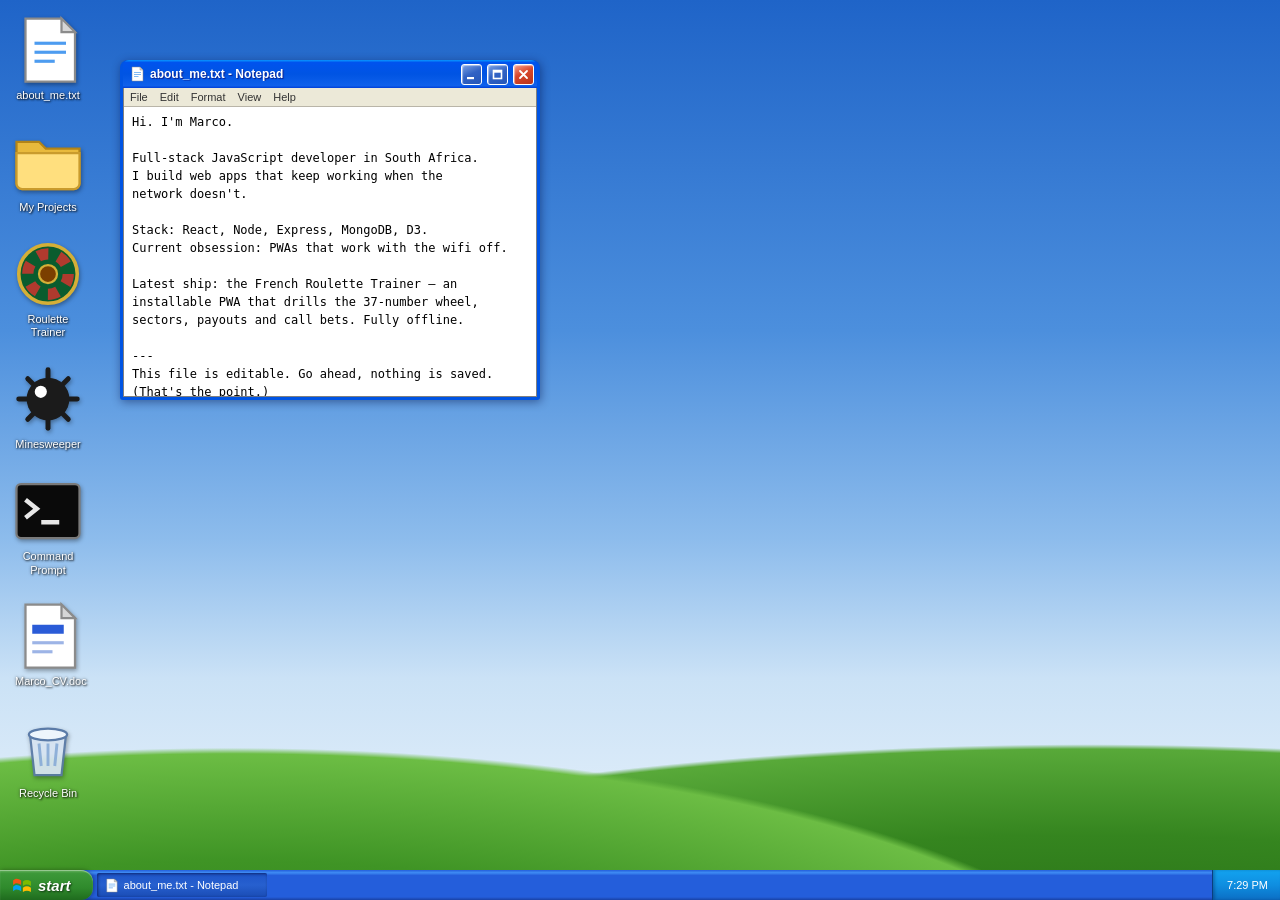
<file: index.html>
<!DOCTYPE html>
<html lang="en">

<head>
  <meta charset="UTF-8">
  <meta name="viewport" content="width=device-width, initial-scale=1">
  <title>Marco Da Silva — Full-stack JavaScript Developer</title>
  <meta name="description" content="Full-stack JavaScript developer in South Africa. React, Node, MongoDB, D3 and offline-first PWAs. Portfolio, projects and contact — served as a Windows XP desktop.">
  <link rel="canonical" href="https://marcodasilva.co.za/">
  <meta property="og:title" content="Marco Da Silva — Full-stack JavaScript Developer">
  <meta property="og:description" content="A portfolio you can drag windows around in. React, Node, D3 and offline-first PWAs.">
  <meta property="og:url" content="https://marcodasilva.co.za/">
  <meta property="og:type" content="website">
  <meta property="og:image" content="https://marcodasilva.co.za/img/og-desktop.png">
  <meta property="og:image:width" content="1200">
  <meta property="og:image:height" content="630">
  <meta name="twitter:card" content="summary_large_image">
  <link rel="icon" href="/favicon.svg" type="image/svg+xml">
  <link rel="manifest" href="/manifest.json">
  <meta name="theme-color" content="#0054e3">
  <link rel="stylesheet" href="/css/xp.css">
  <script type="application/ld+json">
  {
    "@context": "https://schema.org",
    "@type": "Person",
    "name": "Marco Da Silva",
    "jobTitle": "Full-stack JavaScript Developer",
    "url": "https://marcodasilva.co.za/",
    "email": "mailto:marco@marcodasilva.co.za",
    "address": { "@type": "PostalAddress", "addressCountry": "ZA" },
    "sameAs": [
      "https://github.com/marcodsman",
      "https://www.codewars.com/users/marcodsman"
    ],
    "knowsAbout": ["JavaScript", "React", "Node.js", "MongoDB", "D3.js", "Progressive Web Apps"]
  }
  </script>
</head>

<body>

  <!-- Semantic fallback: search engines, screen readers, and no-JS visitors.
       Keep this small and hand-maintained; the desktop renders from /content/content.json. -->
  <section class="visually-hidden">
    <h1>Marco Da Silva — Full-stack JavaScript Developer</h1>
    <p>I build web apps that keep working when the network doesn't. React and Node on top,
       service workers underneath. Based in South Africa.</p>
    <ul>
      <li><a href="/roulette-trainer/">French Roulette Trainer — offline-first PWA</a></li>
      <li><a href="/classic/">Classic portfolio (2018) with all projects and certifications</a></li>
      <li><a href="https://github.com/marcodsman">GitHub: marcodsman</a></li>
      <li><a href="mailto:marco@marcodasilva.co.za">marco@marcodasilva.co.za</a></li>
    </ul>
  </section>
  <noscript>
    <p style="font-family:sans-serif;padding:1rem">
      This portfolio is an interactive Windows XP desktop and needs JavaScript.
      Without it, try the <a href="/classic/">classic version</a> or email
      <a href="mailto:marco@marcodasilva.co.za">marco@marcodasilva.co.za</a>.
    </p>
  </noscript>

  <div id="screen" aria-label="Windows XP style desktop">
    <div id="desktop">
      <div id="icons"></div>
    </div>

    <div id="start-menu" role="menu">
      <div class="sm-head"><div class="avatar">M</div><div>Marco Da Silva</div></div>
      <div class="sm-cols">
        <div class="sm-left" id="sm-left"></div>
        <div class="sm-right" id="sm-right"></div>
      </div>
      <div class="sm-foot">
        <button id="turn-off">
          <span class="off"><svg viewBox="0 0 12 12"><path d="M6 1v4" stroke="#fff" stroke-width="1.6" fill="none"/><path d="M3 3a4.2 4.2 0 1 0 6 0" stroke="#fff" stroke-width="1.6" fill="none"/></svg></span>
          Turn Off Computer
        </button>
      </div>
    </div>

    <div id="taskbar">
      <button id="start-btn">
        <svg class="flag" viewBox="0 0 22 18" aria-hidden="true">
          <path d="M1 4 C4 1,7 2,10 4 L10 9 C7 7,4 6,1 9 Z" fill="#f65314"/>
          <path d="M12 5 C15 3,18 3,21 5 L21 10 C18 8,15 8,12 10 Z" fill="#7cbb00"/>
          <path d="M1 11 C4 8,7 9,10 11 L10 16 C7 14,4 13,1 16 Z" fill="#00a1f1"/>
          <path d="M12 12 C15 10,18 10,21 12 L21 17 C18 15,15 15,12 17 Z" fill="#ffbb00"/>
        </svg>
        start
      </button>
      <div id="task-buttons"></div>
      <div id="tray"><span id="clock">--:--</span></div>
    </div>

    <div id="shutdown">
      <div>
        <h1>It is now safe to hire Marco.</h1>
        <p>marco@marcodasilva.co.za</p>
        <button id="restart">Restart</button>
      </div>
    </div>
  </div>

  <script defer src="/js/icons.js"></script>
  <script defer src="/js/minesweeper.js"></script>
  <script defer src="/js/apps.js"></script>
  <script defer src="/js/wm.js"></script>
</body>

</html>
</file>
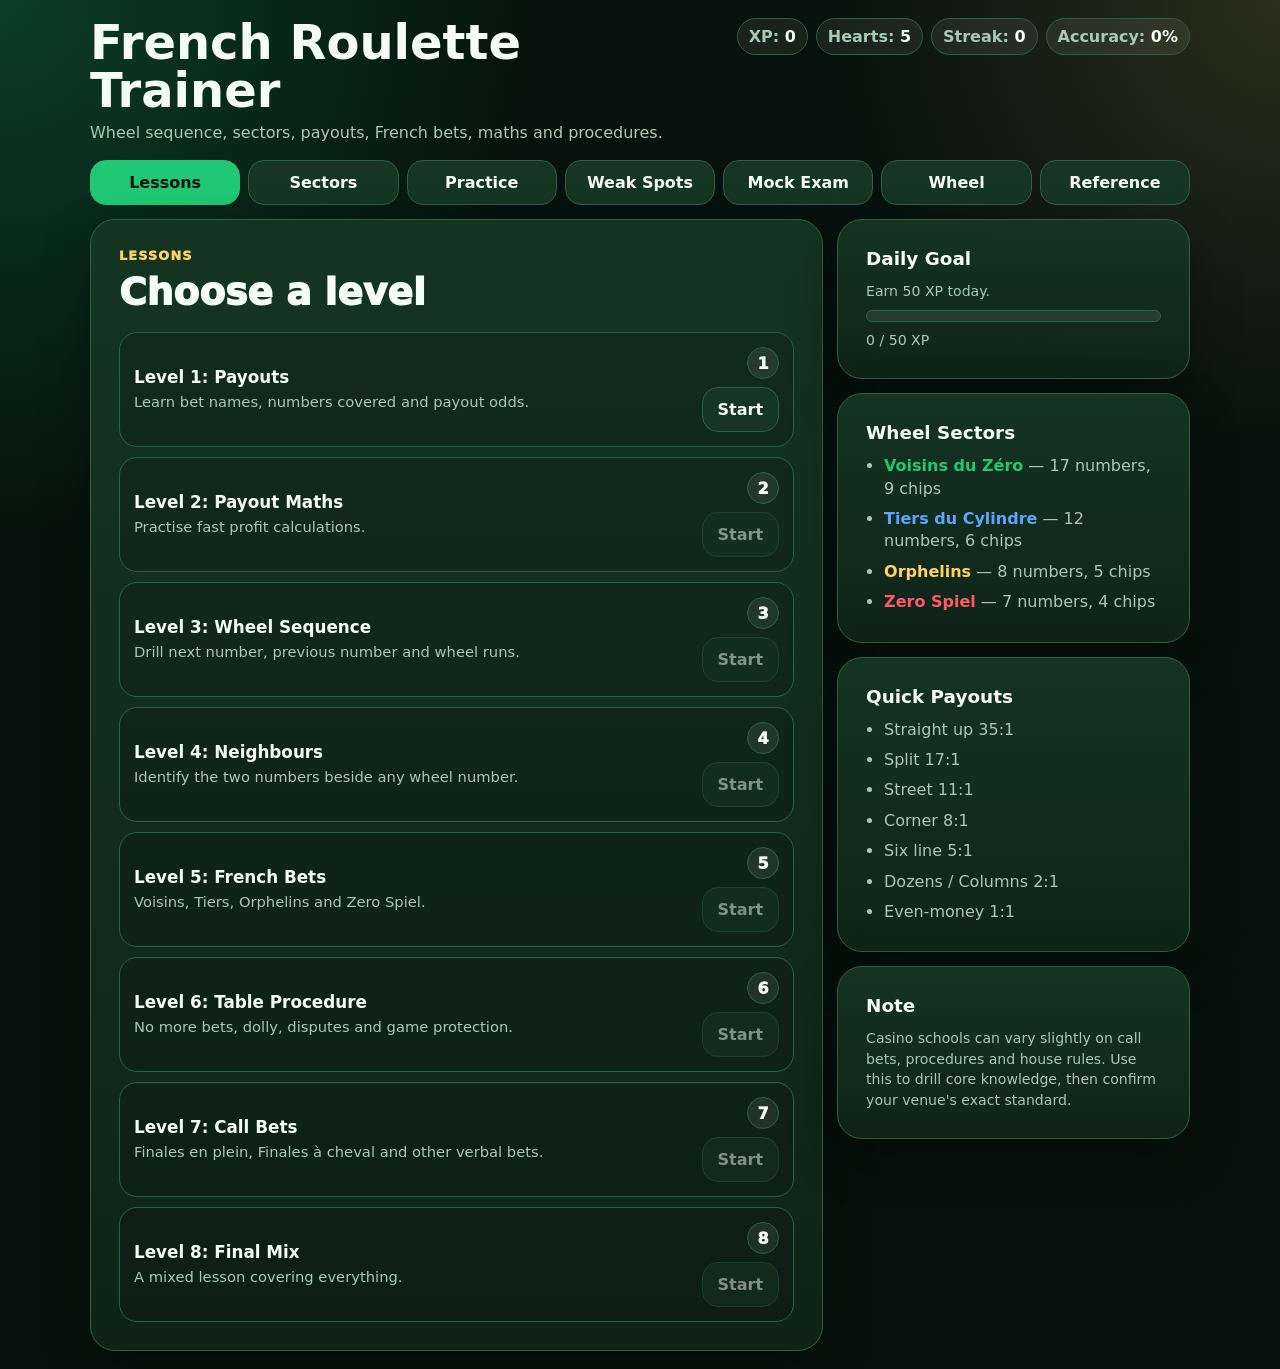
<file: roulette-trainer/index.html>
<!doctype html>
<html lang="en">
  <head>
    <meta charset="utf-8" />
    <meta name="viewport" content="width=device-width, initial-scale=1" />
    <title>French Roulette Trainer</title>
    <link rel="manifest" href="manifest.json" />
    <link rel="icon" href="icons/icon.svg" />
    <meta name="theme-color" content="#20c875" />
    <style>
      :root {
        --bg: #06120d;
        --panel: #102419;
        --panel2: #163522;
        --text: #f4fff8;
        --muted: #a9c8b6;
        --green: #20c875;
        --green2: #0fa864;
        --red: #ff5a68;
        --gold: #ffd166;
        --blue: #58a6ff;
        --border: #2e6044;
        --black: #111;
        --shadow: 0 18px 50px rgba(0, 0, 0, 0.32);
      }

      * {
        box-sizing: border-box;
      }

      body {
        margin: 0;
        min-height: 100vh;
        font-family:
          system-ui,
          -apple-system,
          BlinkMacSystemFont,
          "Segoe UI",
          sans-serif;
        background:
          radial-gradient(
            circle at top left,
            rgba(32, 200, 117, 0.24),
            transparent 34rem
          ),
          radial-gradient(
            circle at top right,
            rgba(255, 209, 102, 0.15),
            transparent 28rem
          ),
          var(--bg);
        color: var(--text);
        padding: 18px;
      }

      button,
      input {
        font: inherit;
      }

      button {
        border: 1px solid var(--border);
        color: var(--text);
        background: var(--panel2);
        border-radius: 16px;
        padding: 12px 15px;
        cursor: pointer;
        font-weight: 850;
      }
      button:hover {
        filter: brightness(1.12);
      }
      button:disabled {
        opacity: 0.5;
        cursor: not-allowed;
      }

      input {
        width: 100%;
        border: 1px solid var(--border);
        background: #07160f;
        color: var(--text);
        border-radius: 15px;
        padding: 13px 14px;
        outline: none;
        font-size: 1.05rem;
      }

      .app {
        max-width: 1100px;
        margin: 0 auto;
      }

      .topbar {
        display: grid;
        grid-template-columns: 1fr auto;
        gap: 16px;
        align-items: start;
        margin-bottom: 16px;
      }

      h1 {
        margin: 0;
        font-size: clamp(1.7rem, 5vw, 3rem);
        line-height: 1;
      }

      .subtitle {
        color: var(--muted);
        margin-top: 8px;
        line-height: 1.4;
      }

      .stats {
        display: flex;
        flex-wrap: wrap;
        justify-content: flex-end;
        gap: 8px;
        min-width: 300px;
      }

      .pill {
        border: 1px solid var(--border);
        background: rgba(255, 255, 255, 0.07);
        color: var(--muted);
        border-radius: 999px;
        padding: 8px 11px;
        font-weight: 850;
        white-space: nowrap;
      }
      .pill strong {
        color: var(--text);
      }

      .tabs {
        display: grid;
        grid-template-columns: repeat(7, 1fr);
        gap: 8px;
        margin-bottom: 14px;
      }
      .tab.active {
        background: var(--green);
        border-color: var(--green);
        color: #031109;
      }

      .layout {
        display: grid;
        grid-template-columns: 1.35fr 0.65fr;
        gap: 14px;
        align-items: start;
      }

      .card {
        background: linear-gradient(
          180deg,
          rgba(22, 53, 34, 0.96),
          rgba(16, 36, 25, 0.96)
        );
        border: 1px solid var(--border);
        border-radius: 25px;
        padding: clamp(16px, 4vw, 28px);
        box-shadow: var(--shadow);
      }

      .side {
        display: grid;
        gap: 14px;
      }
      .section-title {
        margin: 0 0 12px;
        font-size: 1.15rem;
      }
      .tiny {
        font-size: 0.88rem;
        color: var(--muted);
        line-height: 1.45;
      }

      .mode-label {
        color: var(--gold);
        text-transform: uppercase;
        letter-spacing: 0.09em;
        font-size: 0.8rem;
        font-weight: 950;
        margin-bottom: 8px;
      }

      .question {
        font-size: clamp(1.45rem, 4vw, 2.35rem);
        font-weight: 950;
        line-height: 1.14;
        margin-bottom: 18px;
      }

      .options {
        display: grid;
        gap: 10px;
      }
      .option {
        text-align: left;
        background: #0b1c13;
      }
      .option.correct {
        background: var(--green);
        border-color: var(--green);
        color: #031109;
      }
      .option.wrong {
        background: var(--red);
        border-color: var(--red);
        color: #260208;
      }

      .answer-row {
        display: grid;
        grid-template-columns: 1fr auto;
        gap: 9px;
      }

      .feedback {
        min-height: 44px;
        margin: 15px 0;
        font-size: 1.05rem;
        font-weight: 850;
        line-height: 1.35;
      }
      .feedback.good {
        color: var(--green);
      }
      .feedback.bad {
        color: var(--red);
      }
      .feedback.neutral {
        color: var(--muted);
      }

      .actions {
        display: flex;
        flex-wrap: wrap;
        gap: 9px;
        margin-top: 8px;
      }

      .primary {
        background: var(--gold);
        border-color: var(--gold);
        color: #241800;
      }
      .danger {
        background: transparent;
        border-color: rgba(255, 90, 104, 0.55);
        color: #ffb3bb;
      }
      .ghost {
        background: transparent;
      }
      .blue {
        background: var(--blue);
        border-color: var(--blue);
        color: #04111f;
      }

      .grid {
        display: grid;
        gap: 10px;
      }

      .lesson {
        display: grid;
        grid-template-columns: 1fr auto;
        gap: 12px;
        align-items: center;
        border: 1px solid var(--border);
        background: rgba(0, 0, 0, 0.16);
        border-radius: 18px;
        padding: 14px;
      }
      .lesson h3 {
        margin: 0 0 5px;
        font-size: 1.05rem;
      }
      .lesson p {
        margin: 0;
        color: var(--muted);
        font-size: 0.92rem;
        line-height: 1.35;
      }

      .badge {
        display: inline-flex;
        align-items: center;
        justify-content: center;
        min-width: 32px;
        height: 32px;
        border-radius: 999px;
        background: rgba(255, 255, 255, 0.08);
        border: 1px solid var(--border);
        font-weight: 950;
      }
      .badge.done {
        background: var(--green);
        border-color: var(--green);
        color: #031109;
      }

      .progress {
        height: 12px;
        background: rgba(255, 255, 255, 0.08);
        border: 1px solid var(--border);
        border-radius: 999px;
        overflow: hidden;
        margin-top: 8px;
      }
      .bar {
        height: 100%;
        width: 0%;
        background: linear-gradient(90deg, var(--green), var(--gold));
        transition: width 0.25s ease;
      }

      /* --- number chips --- */
      .num {
        width: 39px;
        height: 39px;
        display: grid;
        place-items: center;
        border-radius: 999px;
        font-weight: 950;
        border: 1px solid rgba(255, 255, 255, 0.23);
        background: var(--black);
        font-size: 0.92rem;
      }
      .num.red {
        background: #a91523;
      }
      .num.zero {
        background: #07884a;
      }
      .num.hot {
        outline: 3px solid var(--gold);
        outline-offset: 2px;
      }

      /* --- sector cards --- */
      .sector-card {
        border: 2px solid var(--border);
        border-radius: 20px;
        padding: 16px;
        background: rgba(0, 0, 0, 0.18);
      }
      .sector-card-header {
        display: flex;
        justify-content: space-between;
        align-items: baseline;
        margin-bottom: 6px;
      }
      .sector-name {
        font-size: 1.1rem;
        font-weight: 950;
      }
      .sector-meta {
        font-size: 0.82rem;
        color: var(--muted);
      }

      .sector-sequence {
        display: flex;
        flex-wrap: wrap;
        gap: 5px;
        margin: 8px 0 4px;
      }
      .blank-num {
        width: 39px;
        height: 39px;
        display: grid;
        place-items: center;
        border-radius: 999px;
        font-weight: 950;
        border: 2px dashed var(--gold);
        background: rgba(255, 209, 102, 0.08);
        color: var(--gold);
        font-size: 0.92rem;
      }

      /* sector info card shown under wheel trainer */
      .sector-info-card {
        border: 2px solid var(--border);
        border-radius: 18px;
        padding: 14px 16px;
        margin-top: 14px;
        background: rgba(0, 0, 0, 0.18);
      }
      .sector-info-header {
        font-size: 1.05rem;
        font-weight: 950;
        margin-bottom: 6px;
      }

      /* --- SVG roulette wheel --- */
      .wheel-stage {
        display: grid;
        gap: 16px;
      }

      .roulette-wheel-wrap {
        display: grid;
        place-items: center;
        padding: 8px;
      }

      .wheel-svg-wrap {
        display: grid;
        place-items: center;
      }

      .roulette-wheel-svg {
        width: min(82vw, 580px);
        height: min(82vw, 580px);
        filter: drop-shadow(0 18px 45px rgba(0, 0, 0, 0.55));
        display: block;
      }

      /* pocket wedges */
      .pocket {
        cursor: default;
        transition: filter 0.12s;
      }
      .pocket.blank {
        cursor: pointer;
      }
      .pocket.blank:hover .pocket-bg {
        filter: brightness(1.6);
      }
      .pocket-bg {
        transition: filter 0.15s;
      }

      /* number text inside wedge */
      .pocket-label {
        font-family:
          system-ui,
          -apple-system,
          sans-serif;
        font-weight: 900;
        font-size: 11px;
        fill: #fff;
        pointer-events: none;
        dominant-baseline: middle;
        text-anchor: middle;
      }
      .pocket-label.zero-label {
        fill: #fff;
      }

      /* highlight ring behind pocket when sector is active */
      .pocket.hot .pocket-bg {
        filter: brightness(1.5) saturate(1.4);
      }
      .pocket.filled .pocket-bg {
        filter: brightness(1.3);
      }
      .pocket.target .pocket-bg {
        filter: brightness(1.8) saturate(1.8);
      }

      .number-bank {
        display: flex;
        flex-wrap: wrap;
        gap: 8px;
        justify-content: center;
        padding: 12px;
        background: rgba(0, 0, 0, 0.16);
        border: 1px solid var(--border);
        border-radius: 20px;
      }

      .bank-chip {
        width: 48px;
        height: 48px;
        border-radius: 999px;
        display: grid;
        place-items: center;
        padding: 0;
        font-weight: 1000;
        background: #102419;
      }
      .bank-chip.selected {
        background: var(--gold);
        border-color: var(--gold);
        color: #241800;
        transform: translateY(-2px);
      }
      .bank-chip.used {
        opacity: 0.25;
        pointer-events: none;
      }

      .fact-list {
        display: grid;
        gap: 8px;
        color: var(--muted);
        line-height: 1.4;
        padding-left: 18px;
        margin: 8px 0 0;
      }

      .result {
        text-align: center;
        padding: 14px;
        border-radius: 20px;
        border: 1px solid var(--border);
        background: rgba(0, 0, 0, 0.18);
      }
      .result .big {
        font-size: clamp(2.5rem, 8vw, 5rem);
        font-weight: 1000;
        line-height: 1;
        margin: 8px 0;
      }

      .hidden {
        display: none !important;
      }

      /* --- audio speak buttons --- */
      .speak-btn {
        font-size: 0.8rem;
        padding: 6px 10px;
        border-radius: 12px;
        margin-top: 8px;
      }
      .speak-btn.speaking {
        background: rgba(88, 166, 255, 0.18);
        border-color: var(--blue);
        color: var(--blue);
      }
      .speak-btn-inline {
        font-size: 0.75rem;
        padding: 4px 8px;
        margin-top: 6px;
        margin-left: 6px;
        vertical-align: middle;
      }
      .speak-icon {
        font-style: normal;
      }

      /* --- SR due badges --- */
      .sr-due-badge {
        display: inline-block;
        background: rgba(255, 209, 102, 0.15);
        border: 1px solid rgba(255, 209, 102, 0.4);
        color: var(--gold);
        border-radius: 999px;
        padding: 2px 8px;
        font-size: 0.8rem;
        font-weight: 850;
      }
      .sr-ok-badge {
        display: inline-block;
        background: rgba(32, 200, 117, 0.1);
        border: 1px solid rgba(32, 200, 117, 0.3);
        color: var(--green);
        border-radius: 999px;
        padding: 2px 8px;
        font-size: 0.8rem;
        font-weight: 850;
      }

      /* --- reference tab --- */
      .ref-tabs {
        display: flex;
        flex-wrap: wrap;
        gap: 8px;
        margin-bottom: 16px;
      }
      .ref-tab {
        background: transparent;
      }
      .ref-tab.active {
        background: var(--gold);
        border-color: var(--gold);
        color: #241800;
      }

      .ref-card {
        border: 1px solid var(--border);
        border-radius: 18px;
        padding: 14px 16px;
        background: rgba(0, 0, 0, 0.16);
      }
      .ref-card-header {
        font-size: 1.05rem;
        font-weight: 950;
        margin-bottom: 10px;
        display: flex;
        justify-content: space-between;
        align-items: baseline;
      }
      .ref-card-chips {
        font-size: 0.8rem;
        color: var(--muted);
        font-weight: 700;
      }
      .ref-card-note {
        margin-top: 8px;
      }

      .table-svg-wrap {
        overflow-x: auto;
      }
      .table-svg {
        width: 100%;
        min-width: 340px;
        max-width: 580px;
        display: block;
      }

      /* call bets grid */
      .call-bet-grid {
        display: grid;
        grid-template-columns: repeat(auto-fill, minmax(160px, 1fr));
        gap: 8px;
        margin-bottom: 8px;
      }
      .call-bet-chip {
        border: 1px solid var(--border);
        border-radius: 14px;
        padding: 10px 12px;
        background: rgba(0, 0, 0, 0.18);
      }
      .cbc-name {
        font-weight: 950;
        font-size: 0.88rem;
        margin-bottom: 4px;
      }
      .cbc-nums {
        font-size: 0.8rem;
        color: var(--muted);
        margin-bottom: 4px;
      }
      .cbc-desc {
        font-size: 0.78rem;
        color: var(--muted);
        margin-bottom: 4px;
        line-height: 1.35;
      }
      .cbc-chips {
        font-size: 0.82rem;
        color: var(--gold);
        font-weight: 850;
      }

      /* house edge */
      .edge-explainer {
        display: grid;
        gap: 16px;
      }
      .edge-section {
        border: 1px solid var(--border);
        border-radius: 16px;
        padding: 14px 16px;
        background: rgba(0, 0, 0, 0.16);
      }
      .edge-heading {
        margin: 0 0 8px;
        font-size: 1rem;
        color: var(--gold);
      }
      .edge-calc {
        display: grid;
        gap: 4px;
        margin-top: 8px;
      }
      .edge-row {
        display: flex;
        justify-content: space-between;
        align-items: baseline;
        padding: 5px 8px;
        border-radius: 8px;
        background: rgba(255, 255, 255, 0.04);
      }
      .edge-row.edge-highlight {
        background: rgba(255, 209, 102, 0.12);
      }
      .edge-label {
        font-size: 0.85rem;
        color: var(--muted);
      }
      .edge-value {
        font-size: 0.85rem;
        font-weight: 850;
        color: var(--text);
      }
      .edge-row.edge-highlight .edge-label,
      .edge-row.edge-highlight .edge-value {
        color: var(--gold);
      }

      /* --- wheel drill mode selector --- */
      .drill-grid {
        display: grid;
        grid-template-columns: repeat(auto-fill, minmax(200px, 1fr));
        gap: 10px;
        margin-top: 10px;
      }
      .drill-card {
        border: 1px solid var(--border);
        border-radius: 18px;
        padding: 14px 16px;
        background: rgba(0, 0, 0, 0.18);
        cursor: pointer;
        transition:
          filter 0.12s,
          border-color 0.12s;
      }
      .drill-card:hover {
        filter: brightness(1.15);
        border-color: var(--gold);
      }
      .drill-card-title {
        font-weight: 950;
        font-size: 1rem;
        margin-bottom: 4px;
      }
      .drill-card-desc {
        font-size: 0.83rem;
        color: var(--muted);
        line-height: 1.4;
      }
      .drill-card.sector-card-btn {
        border-color: transparent;
      }

      /* --- sector learn cards --- */
      .sector-learn-card {
        background: #0d1f17;
        border: 1.5px solid #1e3828;
        border-radius: 14px;
        padding: 14px 16px;
        margin-bottom: 12px;
      }
      .slc-header {
        display: flex;
        align-items: center;
        gap: 10px;
        margin-bottom: 6px;
        flex-wrap: wrap;
      }
      .slc-name {
        font-weight: 950;
        font-size: 1rem;
      }
      .slc-desc {
        margin-bottom: 8px;
      }
      .slc-nums {
        display: flex;
        flex-wrap: wrap;
        gap: 4px;
        margin-bottom: 10px;
      }
      .slc-actions {
        display: flex;
        gap: 8px;
        flex-wrap: wrap;
      }
      .slc-actions button {
        font-size: 0.82rem;
        padding: 6px 12px;
      }

      /* mastery badges */
      .mastery-badge {
        font-size: 0.72rem;
        font-weight: 800;
        letter-spacing: 0.5px;
        padding: 2px 8px;
        border-radius: 999px;
        text-transform: uppercase;
      }
      .badge-new {
        background: #1e2a20;
        color: #4a7a55;
      }
      .badge-practiced {
        background: #1a2e4a;
        color: #58a6ff;
      }
      .badge-mastered {
        background: #2a3a1a;
        color: #ffd166;
      }

      /* --- blind-mode keypad --- */
      .keypad {
        display: grid;
        grid-template-columns: repeat(7, 1fr);
        gap: 6px;
        max-width: 420px;
        margin: 10px auto 0;
      }
      .keypad-key {
        aspect-ratio: 1;
        border-radius: 999px;
        font-weight: 1000;
        font-size: 0.88rem;
        padding: 0;
        background: #102419;
        min-width: 0;
      }
      .keypad-key.used {
        opacity: 0.22;
        pointer-events: none;
      }
      .keypad-key.kp-red {
        background: #6b0e18;
      }
      .keypad-key.kp-zero {
        background: #075c2e;
      }
      .keypad-key:hover:not(:disabled) {
        filter: brightness(1.3);
      }

      /* --- speed mode timer --- */
      .speed-timer {
        font-size: 2.4rem;
        font-weight: 1000;
        color: var(--gold);
        text-align: center;
        letter-spacing: 0.04em;
        margin: 6px 0;
      }
      .speed-timer.urgent {
        color: var(--red);
        animation: pulse 0.5s ease infinite alternate;
      }
      @keyframes pulse {
        from {
          opacity: 1;
        }
        to {
          opacity: 0.55;
        }
      }
      .speed-score-row {
        display: flex;
        gap: 18px;
        justify-content: center;
        font-size: 0.9rem;
        color: var(--muted);
        margin-bottom: 6px;
      }
      .speed-score-row strong {
        color: var(--text);
      }

      /* --- neighbour chain drill --- */
      .neighbour-target {
        font-size: clamp(2.8rem, 9vw, 5.5rem);
        font-weight: 1000;
        text-align: center;
        margin: 10px 0 4px;
        line-height: 1;
      }
      .neighbour-target.red-num {
        color: #ff7c87;
      }
      .neighbour-target.zero-num {
        color: var(--green);
      }
      .neighbour-hint {
        text-align: center;
        font-size: 0.88rem;
        color: var(--muted);
        margin-bottom: 14px;
      }
      .neighbour-options {
        display: grid;
        grid-template-columns: 1fr 1fr;
        gap: 10px;
      }
      .neighbour-flash {
        display: flex;
        justify-content: center;
        gap: 14px;
        align-items: center;
        margin: 12px 0;
      }
      .neighbour-flash .num {
        width: 52px;
        height: 52px;
        font-size: 1.1rem;
      }

      /* --- colour-fade scaffold toggle --- */
      .scaffold-toggle {
        display: flex;
        align-items: center;
        gap: 8px;
        font-size: 0.88rem;
        color: var(--muted);
        margin-top: 10px;
        user-select: none;
        cursor: pointer;
      }
      .scaffold-toggle input {
        width: auto;
        cursor: pointer;
      }

      /* --- wheel drill sub-difficulty row --- */
      .diff-row {
        display: flex;
        flex-wrap: wrap;
        gap: 8px;
        margin-top: 10px;
      }

      /* --- colour drill --- */
      .colour-chunk-grid {
        display: grid;
        grid-template-columns: repeat(auto-fill, minmax(180px, 1fr));
        gap: 10px;
        margin-top: 10px;
      }
      .colour-chunk-card {
        border: 1px solid var(--border);
        border-radius: 18px;
        padding: 14px 16px;
        background: rgba(0,0,0,0.18);
        cursor: pointer;
        transition: filter 0.12s, border-color 0.12s;
      }
      .colour-chunk-card:hover { filter: brightness(1.18); border-color: var(--gold); }
      .colour-chunk-title { font-weight: 950; font-size: 1rem; margin-bottom: 6px; }
      .colour-chunk-desc  { font-size: 0.82rem; color: var(--muted); line-height: 1.4; margin-bottom: 8px; }
      .colour-chunk-strip {
        display: flex;
        flex-wrap: wrap;
        gap: 4px;
      }
      .colour-chunk-strip .num {
        width: 28px;
        height: 28px;
        font-size: 0.78rem;
      }

      .colour-study-card {
        border: 1px solid var(--border);
        border-radius: 18px;
        padding: 14px 16px;
        background: rgba(0,0,0,0.18);
        margin: 14px 0;
      }
      .colour-study-row {
        display: flex;
        flex-wrap: wrap;
        gap: 6px;
        margin-top: 8px;
      }
      .colour-study-row .num {
        width: 44px;
        height: 44px;
        font-size: 0.95rem;
      }
      .pattern-note {
        background: rgba(255,209,102,0.08);
        border: 1px solid rgba(255,209,102,0.3);
        border-radius: 12px;
        padding: 10px 12px;
        margin-top: 10px;
        color: var(--gold);
        font-size: 0.86rem;
        line-height: 1.45;
      }

      .colour-target-num {
        font-size: clamp(3.5rem, 11vw, 6.5rem);
        font-weight: 1000;
        text-align: center;
        margin: 14px auto 6px;
        line-height: 1;
        width: clamp(120px, 28vw, 180px);
        height: clamp(120px, 28vw, 180px);
        border-radius: 999px;
        display: grid;
        place-items: center;
        border: 4px solid rgba(255,255,255,0.18);
        background: #2a2a2a;
        color: #fff;
      }
      .colour-target-num.reveal-red   { background: #9b1521; border-color: #ff7c87; }
      .colour-target-num.reveal-black { background: #111;    border-color: rgba(255,255,255,0.4); }

      .colour-choice-row {
        display: grid;
        grid-template-columns: 1fr 1fr;
        gap: 12px;
        margin: 12px 0;
      }
      .colour-choice-btn {
        padding: 18px;
        font-size: 1.15rem;
        font-weight: 1000;
        border-width: 2px;
        border-radius: 18px;
      }
      .colour-choice-btn.choice-red {
        background: #9b1521;
        border-color: #ff7c87;
        color: #fff;
      }
      .colour-choice-btn.choice-black {
        background: #111;
        border-color: rgba(255,255,255,0.45);
        color: #fff;
      }
      .colour-choice-btn:hover:not(:disabled) { filter: brightness(1.25); }

      @media (max-width: 850px) {
        .topbar,
        .layout {
          grid-template-columns: 1fr;
        }
        .stats {
          justify-content: flex-start;
          min-width: 0;
        }
        .tabs {
          grid-template-columns: 1fr 1fr 1fr 1fr;
        }
        .answer-row {
          grid-template-columns: 1fr;
        }
      }
    </style>
  </head>
  <body>
    <main class="app">
      <header class="topbar">
        <div>
          <h1>French Roulette Trainer</h1>
          <div class="subtitle">
            Wheel sequence, sectors, payouts, French bets, maths and procedures.
          </div>
        </div>
        <div class="stats">
          <div class="pill">XP: <strong id="xp">0</strong></div>
          <div class="pill">Hearts: <strong id="hearts">5</strong></div>
          <div class="pill">Streak: <strong id="streak">0</strong></div>
          <div class="pill">Accuracy: <strong id="accuracy">0%</strong></div>
        </div>
      </header>

      <nav class="tabs">
        <button class="tab active" data-view="lessons">Lessons</button>
        <button class="tab" data-view="sectors">Sectors</button>
        <button class="tab" data-view="practice">Practice</button>
        <button class="tab" data-view="weak">Weak Spots</button>
        <button class="tab" data-view="mock">Mock Exam</button>
        <button class="tab" data-view="wheel">Wheel</button>
        <button class="tab" data-view="reference">Reference</button>
      </nav>

      <section class="layout">
        <div class="card">
          <div id="content"></div>
        </div>

        <aside class="side">
          <div class="card">
            <h2 class="section-title">Daily Goal</h2>
            <div class="tiny">Earn 50 XP today.</div>
            <div class="progress">
              <div class="bar" id="dailyBar"></div>
            </div>
            <div class="tiny" id="dailyText" style="margin-top: 8px">
              0 / 50 XP
            </div>
          </div>

          <div class="card">
            <h2 class="section-title">Wheel Sectors</h2>
            <ul class="fact-list">
              <li>
                <strong style="color: #20c875">Voisins du Zéro</strong> — 17
                numbers, 9 chips
              </li>
              <li>
                <strong style="color: #58a6ff">Tiers du Cylindre</strong> — 12
                numbers, 6 chips
              </li>
              <li>
                <strong style="color: #ffd166">Orphelins</strong> — 8 numbers, 5
                chips
              </li>
              <li>
                <strong style="color: #ff5a68">Zero Spiel</strong> — 7 numbers,
                4 chips
              </li>
            </ul>
          </div>

          <div class="card">
            <h2 class="section-title">Quick Payouts</h2>
            <ul class="fact-list">
              <li>Straight up 35:1</li>
              <li>Split 17:1</li>
              <li>Street 11:1</li>
              <li>Corner 8:1</li>
              <li>Six line 5:1</li>
              <li>Dozens / Columns 2:1</li>
              <li>Even-money 1:1</li>
            </ul>
          </div>

          <div class="card">
            <h2 class="section-title">Note</h2>
            <div class="tiny">
              Casino schools can vary slightly on call bets, procedures and
              house rules. Use this to drill core knowledge, then confirm your
              venue's exact standard.
            </div>
          </div>
        </aside>
      </section>
    </main>

    <script src="js/data.js"></script>
    <script src="js/state.js"></script>
    <script src="js/audio.js"></script>
    <script src="js/questions.js"></script>
    <script src="js/wheel.js"></script>
    <script src="js/sectors.js"></script>
    <script src="js/reference.js"></script>
    <script src="js/session.js"></script>
    <script src="js/app.js"></script>
    <script>
      if ("serviceWorker" in navigator) {
        const hadController = Boolean(navigator.serviceWorker.controller);

        navigator.serviceWorker.addEventListener("controllerchange", () => {
          if (hadController) window.location.reload();
        });

        window.addEventListener("load", () => {
          navigator.serviceWorker.register("sw.js").then((reg) => reg.update());
        });
      }
    </script>
  </body>
</html>
</file>
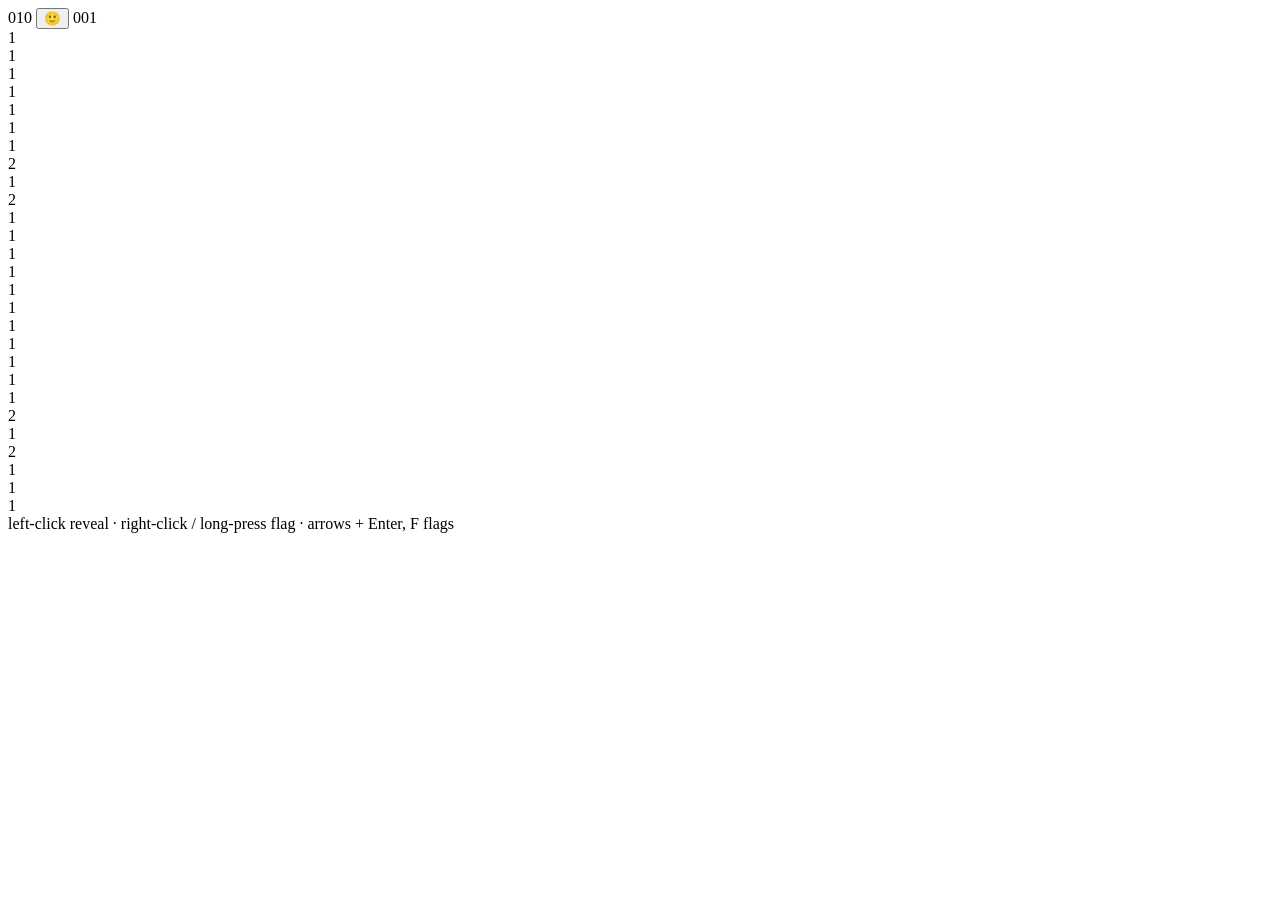
<file: .github/tests/ms-test.html>
<!DOCTYPE html>
<meta charset="utf-8">
<div id="host"></div>
<script src="/js/minesweeper.js"></script>
<script>
  const R = [];
  const t = (name, cond) => R.push(`${cond ? "PASS" : "FAIL"} ${name}`);
  const click = (el) => el.dispatchEvent(new MouseEvent("click", { bubbles: true }));
  const rclick = (el) => el.dispatchEvent(new MouseEvent("contextmenu", { bubbles: true, cancelable: true }));
  const key = (el, k) => el.dispatchEvent(new KeyboardEvent("keydown", { key: k, bubbles: true, cancelable: true }));

  const host = document.getElementById("host");
  const app = buildMinesweeperApp();
  host.innerHTML = app.body();
  app.init(host);

  const grid = host.querySelector(".ms-grid");
  const face = host.querySelector(".ms-face");
  const mines = host.querySelector(".ms-mines");
  const cells = () => [...grid.children];
  const openCount = () => cells().filter((c) => c.classList.contains("open")).length;

  t("81 cells", cells().length === 81);

  click(cells()[40]);
  t("first click opens cells", openCount() >= 1);
  t("first click never a mine", face.textContent !== "\u{1F635}");

  /* Rare boards flood-win on the first click (auto-flags mines, counter 000).
     Reset until a game is actually in progress so the flag tests mean something. */
  let guard = 0;
  while (face.textContent !== "\u{1F642}" && guard++ < 99) { click(face); click(cells()[40]); }

  const closed = cells().find((c) => !c.classList.contains("open"));
  rclick(closed);
  t("flag renders", closed.textContent === "\u{1F6A9}");
  t("counter decrements", mines.textContent === "009");
  click(closed);
  t("flagged cell won't reveal", !closed.classList.contains("open"));
  rclick(closed);
  t("unflag restores counter", mines.textContent === "010");

  cells().forEach((c) => click(c));
  const end = face.textContent;
  t("game reaches an end state", end === "\u{1F635}" || end === "\u{1F60E}");
  if (end === "\u{1F635}") t("loss reveals bombs", cells().some((c) => c.textContent === "\u{1F4A3}"));

  const frozen = grid.innerHTML;
  click(cells()[0]);
  rclick(cells()[0]);
  t("board frozen after game over", grid.innerHTML === frozen);

  click(face);
  t("reset rebuilds board", cells().length === 81 && openCount() === 0 &&
    mines.textContent === "010" && face.textContent === "\u{1F642}");

  grid.dispatchEvent(new FocusEvent("focus"));
  key(grid, "f");
  t("keyboard flag works", cells().some((c) => c.textContent === "\u{1F6A9}") && mines.textContent === "009");
  key(grid, "Enter");
  t("Enter respects flag", openCount() === 0);
  key(grid, "f");
  key(grid, "ArrowRight");
  key(grid, "Enter");
  t("keyboard move + reveal works", openCount() >= 1);
  const curCount = cells().filter((c) => c.classList.contains("cur")).length;
  t("exactly one cursor cell", curCount === 1);

  document.title = "MSTEST :: " + R.join(" | ");
</script>
</file>
<file: css/xp.css>
/* ============ Marco XP — Luna-inspired theme ============
   Single-theme by design: the visual world IS Windows XP.  */
:root{
  --face:#ece9d8;
  --face-dark:#d4d0c8;
  --blue-deep:#0054e3;
  --blue-border:#0831d9;
  --inactive:#7697e7;
  --sel:#316ac5;
  --text:#1b1b1b;
}
*{box-sizing:border-box;margin:0;padding:0}
html,body{height:100%;overflow:hidden}
#screen{
  position:fixed;inset:0;overflow:hidden;
  font-family:Tahoma,"Segoe UI",Verdana,sans-serif;
  font-size:11px;color:var(--text);
  user-select:none;-webkit-user-select:none;
}

/* Semantic fallback for search engines / screen readers */
.visually-hidden{
  position:absolute;width:1px;height:1px;margin:-1px;padding:0;border:0;
  clip-path:inset(50%);overflow:hidden;white-space:nowrap;
}

/* ---------- Desktop / wallpaper (Bliss-ish, hand-rolled) ---------- */
#desktop{
  position:absolute;inset:0 0 30px 0;overflow:hidden;
  background:
    radial-gradient(140% 68% at 18% 122%, #216b12 0%, #3f9425 34%, #6cbd44 52%, rgba(108,189,68,0) 53%),
    radial-gradient(150% 55% at 85% 118%, #1d5f10 0%, #35851f 40%, #58a939 58%, rgba(88,169,57,0) 59%),
    linear-gradient(180deg,#1f64c8 0%, #4c8fdd 38%, #8dbcec 62%, #cbe2f6 78%, #e8f2fb 100%);
}

/* ---------- Desktop icons ---------- */
#icons{position:absolute;top:10px;left:8px;display:flex;flex-direction:column;gap:14px;flex-wrap:wrap;max-height:calc(100% - 20px)}
.icon{
  width:80px;padding:3px;text-align:center;cursor:default;border:1px dotted transparent;
}
.icon:focus{outline:none;border-color:rgba(255,255,255,.6)}
.icon .ico{width:34px;height:34px;margin:0 auto 3px;filter:drop-shadow(1px 2px 2px rgba(0,0,0,.35))}
.icon .ico svg{width:100%;height:100%}
.icon span.lbl{
  display:inline-block;padding:1px 3px;color:#fff;line-height:1.25;
  text-shadow:1px 1px 2px rgba(0,0,0,.85), 0 0 3px rgba(0,0,0,.5);
}
.icon.sel span.lbl{background:var(--sel);text-shadow:none}

/* ---------- Windows ---------- */
.window{
  position:absolute;display:flex;flex-direction:column;
  min-width:230px;min-height:120px;
  background:var(--blue-deep);
  padding:0 3px 3px;
  border-radius:8px 8px 3px 3px;
  box-shadow:1px 2px 10px rgba(0,10,60,.45);
}
.window:not(.active){background:var(--inactive)}
.titlebar{
  height:28px;display:flex;align-items:center;gap:5px;
  padding:0 3px 0 6px;cursor:default;
  color:#fff;font-size:12px;font-weight:bold;
  text-shadow:1px 1px 1px rgba(9,24,131,.9);
  background:linear-gradient(180deg,#0997ff 0%, #0053ee 9%, #0054e3 50%, #0f60eb 92%, #003dd7 100%);
  border-radius:6px 6px 0 0;
}
.window:not(.active) .titlebar{
  background:linear-gradient(180deg,#9db9f4 0%, #7697e7 12%, #7697e7 88%, #6382cf 100%);
  text-shadow:none;color:#e8ecfb;
}
.titlebar .t-ico{width:16px;height:16px;flex:none}
.titlebar .t-ico svg{width:100%;height:100%}
.titlebar .t-text{flex:1;overflow:hidden;white-space:nowrap;text-overflow:ellipsis;pointer-events:none}
.tb-btn{
  flex:none;width:21px;height:21px;border-radius:3px;cursor:default;
  border:1px solid #fff;display:grid;place-items:center;padding:0;
  background:linear-gradient(155deg,#7ba2e4 0%, #3162c4 48%, #2456b8 100%);
  box-shadow:inset 1px 1px 1px rgba(255,255,255,.5);
}
.tb-btn:hover{filter:brightness(1.15)}
.tb-btn:active{filter:brightness(.85)}
.tb-btn.close{background:linear-gradient(155deg,#f2a08d 0%, #d8462b 45%, #b8341c 100%)}
.tb-btn svg{width:11px;height:11px;display:block}
.win-body{
  flex:1;min-height:0;background:var(--face);overflow:auto;position:relative;
  user-select:text;-webkit-user-select:text;
  border:1px solid #808080;border-top:none;
}
.win-body.no-pad{overflow:hidden;display:flex;flex-direction:column}
.win-iframe{flex:1;width:100%;border:none;display:block;background:#fff}
body.dragging iframe{pointer-events:none}
.window.max{left:0 !important;top:0 !important;width:100% !important;height:calc(100% - 30px) !important;border-radius:0;padding:0}
.window.max .titlebar{border-radius:0}
.window.minimized{display:none}

/* ---------- App: Notepad ---------- */
.menubar{background:var(--face);padding:3px 6px;border-bottom:1px solid #b9b5a8;display:flex;gap:12px;color:#333}
.menubar em{font-style:normal}
.notepad-wrap{display:flex;flex-direction:column;height:100%}
textarea.notepad{
  flex:1;resize:none;border:none;outline:none;background:#fff;
  font-family:"Lucida Console",Consolas,monospace;font-size:12px;line-height:1.5;
  padding:6px 8px;white-space:pre-wrap;
}

/* ---------- App: Explorer-ish ---------- */
.exp{display:flex;height:100%}
.exp-side{
  flex:none;width:132px;padding:10px 8px;color:#fff;overflow:hidden;
  background:linear-gradient(180deg,#7aa1e0 0%, #6a8fd8 40%, #6375d6 100%);
}
.exp-side h4{font-size:11px;margin-bottom:6px;color:#fff}
.exp-side p{font-size:10px;color:#e4ecfb;line-height:1.5}
.exp-main{flex:1;background:#fff;padding:8px;overflow:auto}
.file-row{
  display:flex;align-items:center;gap:8px;padding:5px 6px;border-radius:2px;cursor:default;
}
.file-row:hover{background:#e8f0fb}
.file-row .ico{width:24px;height:24px;flex:none}
.file-row .ico svg{width:100%;height:100%}
.file-row b{font-weight:normal}
.file-row small{color:#777;margin-left:auto;flex:none;padding-left:8px}
.exp-main details{margin-top:6px}
.exp-main summary{
  padding:5px 6px;cursor:default;font-weight:bold;color:#1b3a6b;border-radius:2px;
}
.exp-main summary:hover{background:#e8f0fb}

/* ---------- App: CMD ---------- */
.cmd{display:flex;flex-direction:column;height:100%;background:#0a0a0a;color:#e8e8e8;
  font-family:"Lucida Console",Consolas,monospace;font-size:12px;padding:4px 6px}
.cmd-out{flex:1;overflow:auto;white-space:pre-wrap;line-height:1.35}
.cmd-line{display:flex;gap:0;align-items:center}
.cmd-line input{
  flex:1;background:transparent;border:none;outline:none;color:#e8e8e8;
  font:inherit;caret-color:#e8e8e8;
}

/* ---------- App: generic doc ---------- */
.doc{padding:16px 20px;background:#fff;min-height:100%;line-height:1.6;font-size:12px}
.doc h2{font-size:16px;margin-bottom:2px}
.doc h3{font-size:12px;margin:14px 0 4px;border-bottom:1px solid #ddd;padding-bottom:2px}
.doc p{margin-bottom:8px}
.doc ul{margin:0 0 8px 18px}
.doc .muted{color:#888}
.doc a{color:var(--blue-deep)}

/* ---------- Project detail windows ---------- */
.proj{padding:14px 16px;line-height:1.6;font-size:12px;background:#fff;min-height:100%}
.proj h2{font-size:15px;margin-bottom:4px}
.proj img{max-width:100%;border:1px solid #ccc;border-radius:3px;margin:8px 0;background:#f6f6f6}
.proj a{color:var(--blue-deep)}
.proj .open-row{margin-top:10px}
.chip{
  display:inline-block;padding:1px 8px;margin:2px 3px 2px 0;
  border:1px solid #9db4e6;border-radius:9px;font-size:10px;background:#eaf1fb;color:#1b3a6b;
}
.status-badge{
  display:inline-block;padding:1px 8px;margin-left:6px;border-radius:9px;font-size:10px;vertical-align:middle;
}
.status-badge.live{background:#e4f6e4;border:1px solid #7cb87c;color:#1e6b1e}
.status-badge.archived{background:#f6ecec;border:1px solid #c99;color:#8a3030}

/* ---------- App: Minesweeper ---------- */
.ms{height:100%;overflow:auto;display:flex;flex-direction:column;align-items:center;gap:6px;padding:10px;background:var(--face)}
.ms-frame{padding:8px;background:var(--face);border:3px solid;border-color:#fff #808080 #808080 #fff}
.ms-top{display:flex;align-items:center;justify-content:space-between;padding:5px 6px;margin-bottom:8px;border:2px solid;border-color:#808080 #fff #fff #808080}
.ms-led{font-family:"Lucida Console",Consolas,monospace;font-size:17px;font-weight:bold;color:#f00;background:#000;padding:1px 4px;letter-spacing:2px;border:1px solid;border-color:#808080 #fff #fff #808080}
.ms-face{width:30px;height:30px;padding:0;font-size:17px;line-height:1;cursor:pointer;display:grid;place-items:center;background:var(--face);border:2px solid;border-color:#fff #808080 #808080 #fff}
.ms-face:active{border-color:#808080 #fff #fff #808080}
.ms-grid{display:grid;grid-template-columns:repeat(9,26px);grid-auto-rows:26px;border:3px solid;border-color:#808080 #fff #fff #808080;outline:none}
.ms-cell{display:grid;place-items:center;font:bold 13px "Lucida Console",Consolas,monospace;background:var(--face);border:2px solid;border-color:#fff #808080 #808080 #fff;cursor:default}
.ms-cell.open{border:1px solid #b5b2a5;background:#e6e3d7}
.ms-cell.hit{background:#e33}
.ms-grid:focus .ms-cell.cur{outline:2px solid var(--sel);outline-offset:-2px}
.ms-cell.n1{color:#0000f5}.ms-cell.n2{color:#0a7d0a}.ms-cell.n3{color:#e00}.ms-cell.n4{color:#000080}
.ms-cell.n5{color:#7b0000}.ms-cell.n6{color:#0a7d7d}.ms-cell.n7{color:#000}.ms-cell.n8{color:#808080}
.ms-help{font-size:10px;color:#666;text-align:center;line-height:1.4}

/* ---------- IE chrome (classic-site window) ---------- */
.ie-bar{
  display:flex;align-items:center;gap:6px;padding:4px 6px;
  background:var(--face);border-bottom:1px solid #b9b5a8;flex:none;
}
.ie-bar label{color:#555}
.ie-addr{
  flex:1;background:#fff;border:1px solid #7f9db9;padding:2px 6px;
  overflow:hidden;white-space:nowrap;text-overflow:ellipsis;color:#333;
}
.ie-bar a{color:var(--blue-deep);flex:none}

/* ---------- Taskbar ---------- */
#taskbar{
  position:absolute;left:0;right:0;bottom:0;height:30px;display:flex;z-index:5000;
  background:linear-gradient(180deg,#245edb 0%, #3f8cf3 9%, #245edb 18%, #245edb 90%, #1941a5 100%);
}
#start-btn{
  flex:none;height:30px;padding:0 22px 0 12px;border:none;cursor:pointer;
  color:#fff;font-size:15px;font-style:italic;font-weight:bold;
  font-family:"Franklin Gothic Medium",Tahoma,sans-serif;
  text-shadow:1px 1px 2px rgba(0,0,0,.6);
  background:linear-gradient(180deg,#5eac56 0%, #3c9838 12%, #2f8a2c 60%, #1f6b1e 100%);
  border-radius:0 12px 12px 0;
  box-shadow:1px 0 4px rgba(0,0,0,.35), inset 0 1px 1px rgba(255,255,255,.4);
  display:flex;align-items:center;gap:6px;
}
#start-btn:hover{filter:brightness(1.1)}
#start-btn.pressed{filter:brightness(.85)}
#start-btn .flag{width:20px;height:16px;flex:none}
#task-buttons{flex:1;display:flex;gap:3px;padding:3px 4px;overflow:hidden;min-width:0}
.task-btn{
  flex:1 1 130px;min-width:56px;max-width:170px;border:none;cursor:pointer;
  display:flex;align-items:center;gap:5px;padding:0 7px;border-radius:2px;
  color:#fff;font-family:inherit;font-size:11px;text-align:left;
  background:linear-gradient(180deg,#4e91f5 0%, #3576e8 50%, #2d67d6 100%);
  box-shadow:inset 0 1px 1px rgba(255,255,255,.35), 0 1px 2px rgba(0,0,20,.3);
  overflow:hidden;white-space:nowrap;
}
.task-btn .ti{width:15px;height:15px;flex:none}
.task-btn .ti svg{width:100%;height:100%}
.task-btn span{overflow:hidden;text-overflow:ellipsis}
.task-btn.active{
  background:linear-gradient(180deg,#1d54c8 0%, #2760cf 50%, #1a4cb5 100%);
  box-shadow:inset 1px 1px 3px rgba(0,0,40,.55);
}
#tray{
  flex:none;display:flex;align-items:center;gap:8px;padding:0 12px 0 14px;color:#fff;
  background:linear-gradient(180deg,#12a3f0 0%, #0f8ee0 50%, #0b6ec4 100%);
  border-left:1px solid #0a3f7e;box-shadow:inset 2px 0 3px rgba(0,0,40,.25);
  font-size:11px;
}

/* ---------- Start menu ---------- */
#start-menu{
  position:absolute;left:0;bottom:30px;width:390px;display:none;z-index:6000;
  border-radius:6px 6px 0 0;overflow:hidden;
  box-shadow:3px -2px 12px rgba(0,10,60,.45);
  border:1px solid #1941a5;
}
#start-menu.open{display:block}
.sm-head{
  display:flex;align-items:center;gap:10px;padding:8px 10px;
  background:linear-gradient(180deg,#1b63d6 0%, #0f52c4 50%, #0d47ab 100%);
  color:#fff;font-size:14px;font-weight:bold;text-shadow:1px 1px 1px rgba(0,0,60,.6);
}
.sm-head .avatar{
  width:36px;height:36px;border-radius:5px;border:2px solid #fff;flex:none;
  background:linear-gradient(135deg,#0a5c2e,#0d7a3d);color:#f7d365;
  display:grid;place-items:center;font-size:18px;font-family:Georgia,serif;
}
.sm-cols{display:flex;min-height:230px}
.sm-left{flex:1.15;background:#fff;padding:6px 4px;display:flex;flex-direction:column}
.sm-right{flex:1;background:#d3e5fa;border-left:1px solid #a6bdd9;padding:6px 4px}
.sm-item{
  display:flex;align-items:center;gap:9px;padding:6px 8px;cursor:default;border-radius:2px;
  color:#1b1b1b;text-decoration:none;
}
.sm-right .sm-item{color:#1b3a6b;font-weight:bold}
.sm-item:hover,.sm-item:focus{background:var(--sel);color:#fff !important;outline:none}
.sm-item .ico{width:24px;height:24px;flex:none}
.sm-item .ico svg{width:100%;height:100%}
.sm-sep{border-top:1px solid #d9d9d9;margin:5px 8px}
.sm-foot{
  display:flex;justify-content:flex-end;padding:6px 10px;
  background:linear-gradient(180deg,#1b63d6 0%, #0f52c4 50%, #0d47ab 100%);
}
.sm-foot button{
  display:flex;align-items:center;gap:6px;border:none;cursor:pointer;
  background:none;color:#fff;font-family:inherit;font-size:11px;padding:4px 6px;border-radius:3px;
}
.sm-foot button:hover{background:rgba(255,255,255,.18)}
.sm-foot .off{
  width:18px;height:18px;border-radius:50%;flex:none;display:grid;place-items:center;
  background:linear-gradient(160deg,#f2a08d,#c83a1e);border:1px solid #fff;
}
.sm-foot .off svg{width:10px;height:10px}

/* ---------- Shutdown overlay ---------- */
#shutdown{
  position:fixed;inset:0;z-index:20000;display:none;place-items:center;text-align:center;
  background:linear-gradient(180deg,#0b1e5b 0%, #17307f 50%, #0b1e5b 100%);color:#fff;
}
#shutdown.on{display:grid}
#shutdown h1{font-size:22px;font-weight:normal;margin-bottom:8px}
#shutdown p{color:#a9bbee;margin-bottom:22px}
#shutdown button{
  font-family:inherit;font-size:12px;padding:7px 20px;cursor:pointer;color:#1b1b1b;
  background:linear-gradient(180deg,#fff,#e4e1d3);border:1px solid #7b7b7b;border-radius:3px;
}

/* ---------- Mobile: every window goes fullscreen ---------- */
@media (max-width:700px){
  .window{left:0 !important;top:0 !important;width:100% !important;height:calc(100% - 30px) !important;border-radius:0;padding:0}
  .titlebar{border-radius:0}
  .tb-btn.maxi{display:none}
  #start-menu{width:100%}
}
@media (prefers-reduced-motion: reduce){
  *{transition:none !important;animation:none !important}
}
</file>
